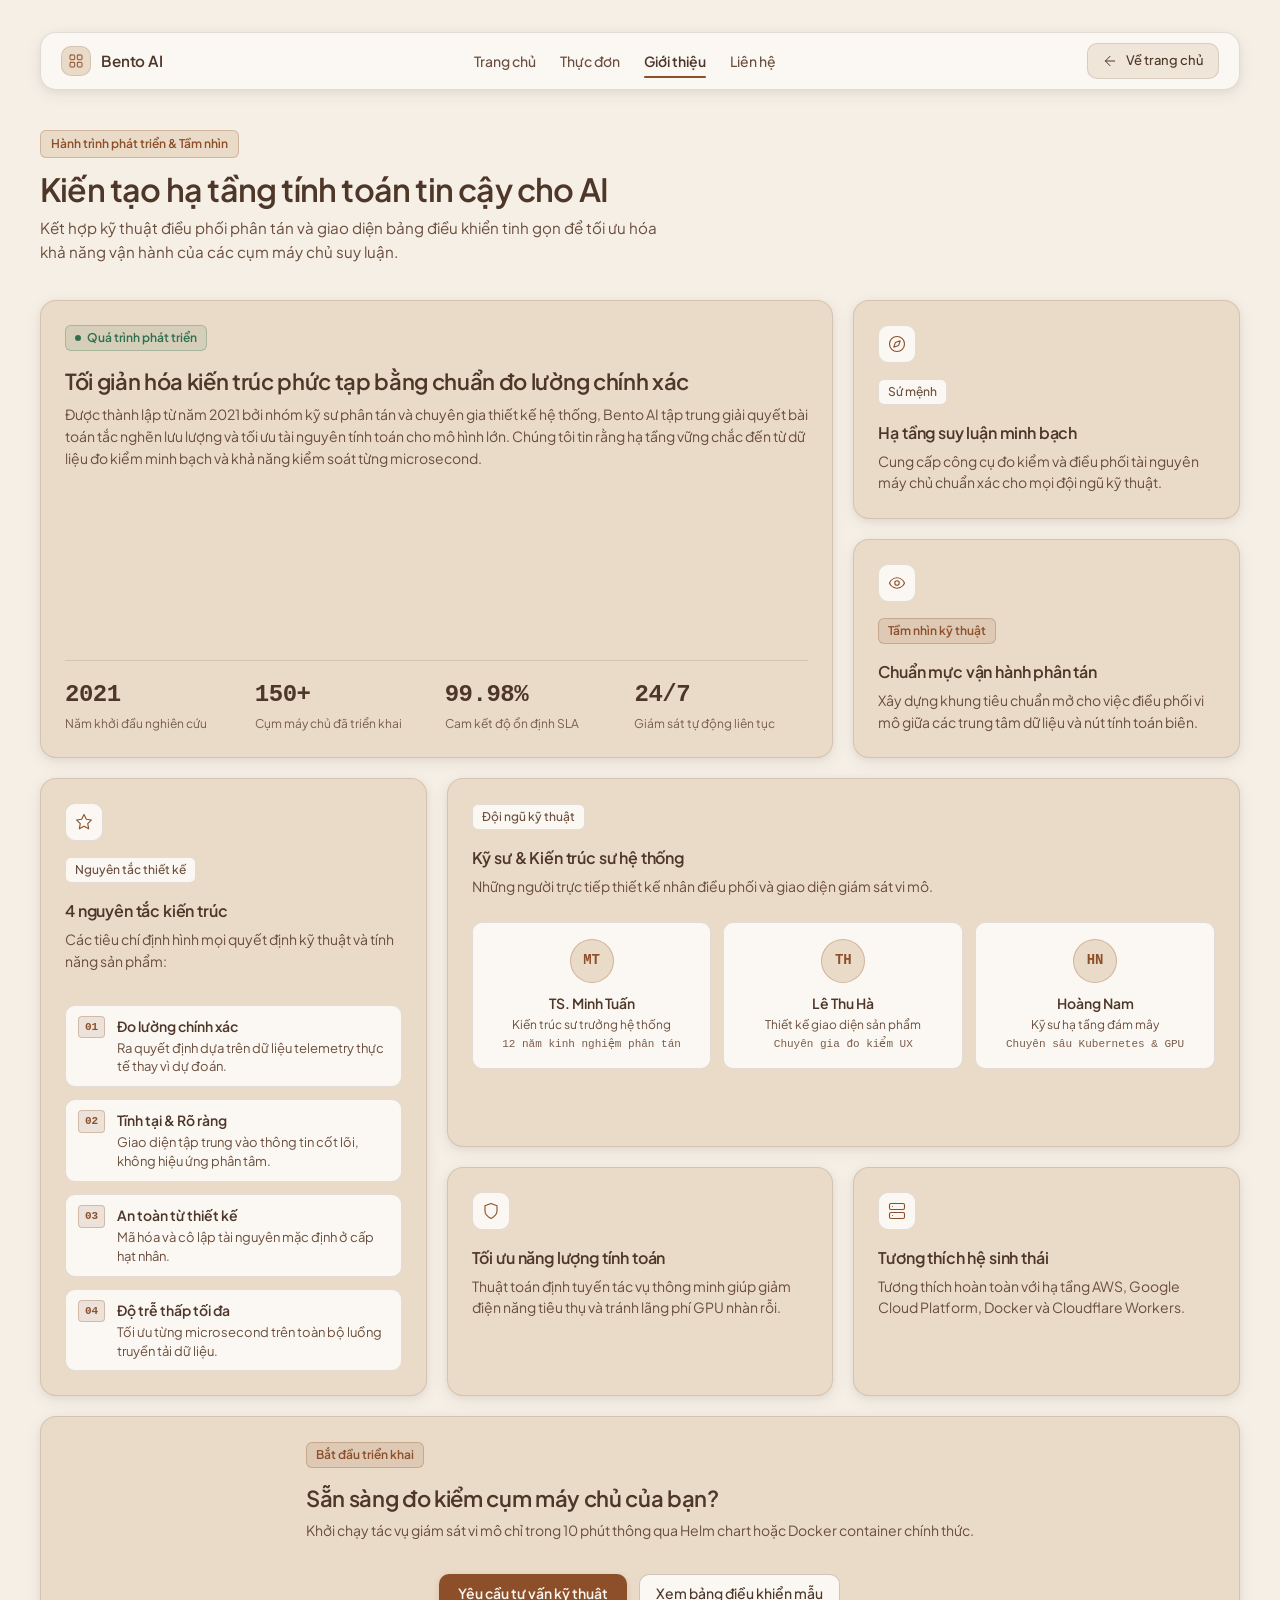
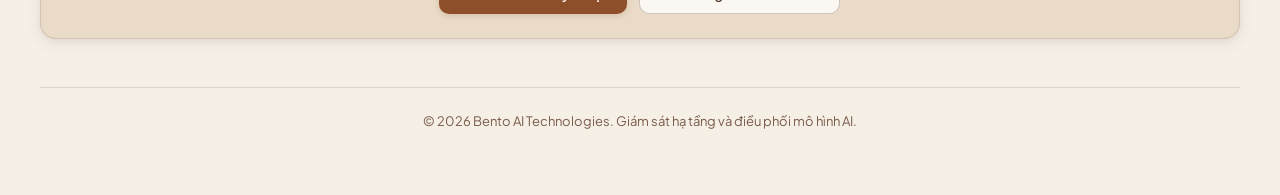
<file: about.html>
<!DOCTYPE html>
<html lang="vi">
<head>
  <meta charset="UTF-8">
  <meta name="viewport" content="width=device-width, initial-scale=1.0">
  <title>Bento AI — Giới thiệu &amp; Định hướng kiến trúc</title>
  <!-- Google Fonts: Plus Jakarta Sans -->
  <link rel="preconnect" href="https://fonts.googleapis.com">
  <link rel="preconnect" href="https://fonts.gstatic.com" crossorigin>
  <link href="https://fonts.googleapis.com/css2?family=Plus+Jakarta+Sans:wght@400;500;600&display=swap" rel="stylesheet">
  <!-- Stylesheet -->
  <link rel="stylesheet" href="style.css">
</head>
<body>
  <div class="bento-container">

    <!-- Thanh Điều Hướng (Navigation Bar) -->
    <nav class="site-nav">
      <a href="index.html" class="nav-brand">
        <span class="brand-glyph">
          <svg width="16" height="16" viewBox="0 0 24 24" fill="none" stroke="currentColor" stroke-width="1.5" stroke-linecap="round" stroke-linejoin="round">
            <rect x="3" y="3" width="7" height="7" rx="1"></rect>
            <rect x="14" y="3" width="7" height="7" rx="1"></rect>
            <rect x="14" y="14" width="7" height="7" rx="1"></rect>
            <rect x="3" y="14" width="7" height="7" rx="1"></rect>
          </svg>
        </span>
        <span>Bento AI</span>
      </a>

      <div class="nav-links">
        <a href="index.html" class="nav-link">Trang chủ</a>
        <a href="index.html#menu" class="nav-link">Thực đơn</a>
        <a href="about.html" class="nav-link active">Giới thiệu</a>
        <a href="index.html#contact" class="nav-link">Liên hệ</a>
      </div>

      <div class="nav-actions">
        <a href="index.html" class="nav-back-button">
          <svg width="16" height="16" viewBox="0 0 24 24" fill="none" stroke="currentColor" stroke-width="1.5" stroke-linecap="round" stroke-linejoin="round">
            <line x1="19" y1="12" x2="5" y2="12"></line>
            <polyline points="12 19 5 12 12 5"></polyline>
          </svg>
          <span>Về trang chủ</span>
        </a>
      </div>
    </nav>

    <!-- Tiêu đề trang Giới thiệu -->
    <header class="bento-header">
      <div class="badge-header">
        <span>Hành trình phát triển &amp; Tầm nhìn</span>
      </div>
      <h1 class="header-title">Kiến tạo hạ tầng tính toán tin cậy cho AI</h1>
      <p class="header-subtitle">Kết hợp kỹ thuật điều phối phân tán và giao diện bảng điều khiển tinh gọn để tối ưu hóa khả năng vận hành của các cụm máy chủ suy luận.</p>
    </header>

    <!-- Bento Grid Giới Thiệu Doanh Nghiệp (3 Cột) -->
    <main class="bento-grid">

      <!-- Khối 1: Câu chuyện thương hiệu & Số liệu nổi bật (2 cột, 2 hàng) -->
      <article class="bento-card card-hero col-span-2 row-span-2">
        <div class="card-inner">
          <div class="tag tag-highlight">
            <span class="status-dot"></span>
            <span>Quá trình phát triển</span>
          </div>
          <h2>Tối giản hóa kiến trúc phức tạp bằng chuẩn đo lường chính xác</h2>
          <p>Được thành lập từ năm 2021 bởi nhóm kỹ sư phân tán và chuyên gia thiết kế hệ thống, Bento AI tập trung giải quyết bài toán tắc nghẽn lưu lượng và tối ưu tài nguyên tính toán cho mô hình lớn. Chúng tôi tin rằng hạ tầng vững chắc đến từ dữ liệu đo kiểm minh bạch và khả năng kiểm soát từng microsecond.</p>
          
          <div class="hero-stats">
            <div class="stat-box">
              <span class="stat-number">2021</span>
              <span class="stat-label">Năm khởi đầu nghiên cứu</span>
            </div>
            <div class="stat-box">
              <span class="stat-number">150+</span>
              <span class="stat-label">Cụm máy chủ đã triển khai</span>
            </div>
            <div class="stat-box">
              <span class="stat-number">99.98%</span>
              <span class="stat-label">Cam kết độ ổn định SLA</span>
            </div>
            <div class="stat-box">
              <span class="stat-number">24/7</span>
              <span class="stat-label">Giám sát tự động liên tục</span>
            </div>
          </div>
        </div>
      </article>

      <!-- Khối 2: Sứ mệnh doanh nghiệp (1 cột, 1 hàng) -->
      <article class="bento-card card-mission">
        <div class="card-inner">
          <div class="card-icon">
            <svg width="18" height="18" viewBox="0 0 24 24" fill="none" stroke="currentColor" stroke-width="1.5" stroke-linecap="round" stroke-linejoin="round">
              <circle cx="12" cy="12" r="10"></circle>
              <polygon points="16.24 7.76 14.12 14.12 7.76 16.24 9.88 9.88 16.24 7.76"></polygon>
            </svg>
          </div>
          <div class="tag">Sứ mệnh</div>
          <h3>Hạ tầng suy luận minh bạch</h3>
          <p>Cung cấp công cụ đo kiểm và điều phối tài nguyên máy chủ chuẩn xác cho mọi đội ngũ kỹ thuật.</p>
        </div>
      </article>

      <!-- Khối 3: Tầm nhìn tương lai (1 cột, 1 hàng) -->
      <article class="bento-card card-vision">
        <div class="card-inner">
          <div class="card-icon">
            <svg width="18" height="18" viewBox="0 0 24 24" fill="none" stroke="currentColor" stroke-width="1.5" stroke-linecap="round" stroke-linejoin="round">
              <path d="M2 12s3-7 10-7 10 7 10 7-3 7-10 7-10-7-10-7Z"></path>
              <circle cx="12" cy="12" r="3"></circle>
            </svg>
          </div>
          <div class="tag tag-accent">Tầm nhìn kỹ thuật</div>
          <h3>Chuẩn mực vận hành phân tán</h3>
          <p>Xây dựng khung tiêu chuẩn mở cho việc điều phối vi mô giữa các trung tâm dữ liệu và nút tính toán biên.</p>
        </div>
      </article>

      <!-- Khối 4: Giá trị cốt lõi (1 cột, 2 hàng) -->
      <article class="bento-card card-values card-tall row-span-2">
        <div class="card-inner">
          <div class="card-icon">
            <svg width="18" height="18" viewBox="0 0 24 24" fill="none" stroke="currentColor" stroke-width="1.5" stroke-linecap="round" stroke-linejoin="round">
              <polygon points="12 2 15.09 8.26 22 9.27 17 14.14 18.18 21.02 12 17.77 5.82 21.02 7 14.14 2 9.27 8.91 8.26 12 2"></polygon>
            </svg>
          </div>
          <div class="tag">Nguyên tắc thiết kế</div>
          <h3>4 nguyên tắc kiến trúc</h3>
          <p class="card-subtext">Các tiêu chí định hình mọi quyết định kỹ thuật và tính năng sản phẩm:</p>

          <div class="values-list">
            <div class="value-item">
              <span class="value-index">01</span>
              <div>
                <strong>Đo lường chính xác</strong>
                <p>Ra quyết định dựa trên dữ liệu telemetry thực tế thay vì dự đoán.</p>
              </div>
            </div>
            <div class="value-item">
              <span class="value-index">02</span>
              <div>
                <strong>Tĩnh tại &amp; Rõ ràng</strong>
                <p>Giao diện tập trung vào thông tin cốt lõi, không hiệu ứng phân tâm.</p>
              </div>
            </div>
            <div class="value-item">
              <span class="value-index">03</span>
              <div>
                <strong>An toàn từ thiết kế</strong>
                <p>Mã hóa và cô lập tài nguyên mặc định ở cấp hạt nhân.</p>
              </div>
            </div>
            <div class="value-item">
              <span class="value-index">04</span>
              <div>
                <strong>Độ trễ thấp tối đa</strong>
                <p>Tối ưu từng microsecond trên toàn bộ luồng truyền tải dữ liệu.</p>
              </div>
            </div>
          </div>
        </div>
      </article>

      <!-- Khối 5: Đội ngũ lãnh đạo & Kỹ sư (2 cột, 1 hàng) -->
      <article class="bento-card card-team col-span-2">
        <div class="card-inner">
          <div class="team-header-box">
            <div>
              <div class="tag">Đội ngũ kỹ thuật</div>
              <h3>Kỹ sư &amp; Kiến trúc sư hệ thống</h3>
              <p>Những người trực tiếp thiết kế nhân điều phối và giao diện giám sát vi mô.</p>
            </div>
          </div>

          <div class="team-grid">
            <div class="team-card">
              <div class="team-avatar">MT</div>
              <div class="team-info">
                <h4>TS. Minh Tuấn</h4>
                <span class="team-role">Kiến trúc sư trưởng hệ thống</span>
                <span class="team-exp">12 năm kinh nghiệm phân tán</span>
              </div>
            </div>
            <div class="team-card">
              <div class="team-avatar">TH</div>
              <div class="team-info">
                <h4>Lê Thu Hà</h4>
                <span class="team-role">Thiết kế giao diện sản phẩm</span>
                <span class="team-exp">Chuyên gia đo kiểm UX</span>
              </div>
            </div>
            <div class="team-card">
              <div class="team-avatar">HN</div>
              <div class="team-info">
                <h4>Hoàng Nam</h4>
                <span class="team-role">Kỹ sư hạ tầng đám mây</span>
                <span class="team-exp">Chuyên sâu Kubernetes &amp; GPU</span>
              </div>
            </div>
          </div>
        </div>
      </article>

      <!-- Khối 6: Trách nhiệm & Môi trường (1 cột, 1 hàng) -->
      <article class="bento-card card-eco">
        <div class="card-inner">
          <div class="card-icon">
            <svg width="18" height="18" viewBox="0 0 24 24" fill="none" stroke="currentColor" stroke-width="1.5" stroke-linecap="round" stroke-linejoin="round">
              <path d="M12 22s8-4 8-10V5l-8-3-8 3v7c0 6 8 10 8 10z"></path>
            </svg>
          </div>
          <h3>Tối ưu năng lượng tính toán</h3>
          <p>Thuật toán định tuyến tác vụ thông minh giúp giảm điện năng tiêu thụ và tránh lãng phí GPU nhàn rỗi.</p>
        </div>
      </article>

      <!-- Khối 7: Đối tác & Hệ sinh thái công nghệ (1 cột, 1 hàng) -->
      <article class="bento-card card-partners">
        <div class="card-inner">
          <div class="card-icon">
            <svg width="18" height="18" viewBox="0 0 24 24" fill="none" stroke="currentColor" stroke-width="1.5" stroke-linecap="round" stroke-linejoin="round">
              <rect x="2" y="2" width="20" height="8" rx="2" ry="2"></rect>
              <rect x="2" y="14" width="20" height="8" rx="2" ry="2"></rect>
              <line x1="6" y1="6" x2="6.01" y2="6"></line>
              <line x1="6" y1="18" x2="6.01" y2="18"></line>
            </svg>
          </div>
          <h3>Tương thích hệ sinh thái</h3>
          <p>Tương thích hoàn toàn với hạ tầng AWS, Google Cloud Platform, Docker và Cloudflare Workers.</p>
        </div>
      </article>

      <!-- Khối 8: Kêu gọi hành động (Call To Action - Full width) -->
      <article class="bento-card card-cta-full">
        <div class="card-inner cta-full-inner">
          <div class="cta-full-content">
            <div class="tag tag-accent">Bắt đầu triển khai</div>
            <h2>Sẵn sàng đo kiểm cụm máy chủ của bạn?</h2>
            <p>Khởi chạy tác vụ giám sát vi mô chỉ trong 10 phút thông qua Helm chart hoặc Docker container chính thức.</p>
          </div>
          <div class="cta-full-buttons">
            <a href="index.html#contact" class="cta-button">Yêu cầu tư vấn kỹ thuật</a>
            <a href="index.html" class="cta-secondary-button">Xem bảng điều khiển mẫu</a>
          </div>
        </div>
      </article>

    </main>

    <!-- Footer trang -->
    <footer class="bento-footer">
      <p>&copy; 2026 Bento AI Technologies. Giám sát hạ tầng và điều phối mô hình AI.</p>
    </footer>

  </div>
</body>
</html>
</file>
<file: style.css>
/* ==========================================================================
   Bento System & Coffee Menu - Warm Milk-Coffee Design System
   Palette: Kem nhạt (#F5EFE6), Nâu cà phê sữa (#EADBC8), Nâu đậm (#4E3629),
            Nâu rang/Terracotta (#8D4F2A / #B85D32)
   ========================================================================== */

/* 1. Design Tokens & Variables */
:root {
  /* Warm Milk-Coffee Surface Ramp */
  --bg-page: #F5EFE6;
  --surface-card: #EADBC8;
  --surface-card-hover: #E3D1B9;
  --bg-deep: #FBF8F3;
  --surface-raised: #EFE5D8;
  --surface-raised-hover: #E6D6C2;
  --surface-input: #FAF6F0;
  --surface-media: #DFCCB5;

  /* Hairlines & Borders */
  --hairline: rgba(78, 54, 41, 0.14);
  --hairline-hover: rgba(78, 54, 41, 0.26);
  --hairline-active: rgba(141, 79, 42, 0.45);

  /* Typography Colors */
  --text-primary: #4E3629;
  --text-secondary: #6B4E3D;
  --text-muted: #7A5C4B;
  --text-on-accent: #FAF6F0;

  /* Brand Accent (Roasted Coffee Brown & Terracotta) */
  --accent: #8D4F2A;
  --accent-hover: #743F20;
  --accent-terracotta: #B85D32;
  --accent-new: #C26D3A;
  --accent-dim: rgba(141, 79, 42, 0.12);
  --accent-border: rgba(141, 79, 42, 0.28);

  /* Semantic Colors (Tuned for Warm Light Surfaces) */
  --status-positive: #2F6F4E;
  --status-positive-bg: rgba(47, 111, 78, 0.11);
  --status-positive-border: rgba(47, 111, 78, 0.28);

  --status-warning: #A66A14;
  --status-warning-bg: rgba(166, 106, 20, 0.12);

  --status-negative: #B5383B;
  --status-negative-bg: rgba(181, 56, 59, 0.10);
  --status-negative-border: rgba(181, 56, 59, 0.28);

  /* Nested Radii */
  --radius-card: 16px;
  --radius-control: 10px;
  --radius-tag: 6px;

  /* Elevation (Soft Warm Shadows) */
  --shadow-subtle: 0 2px 6px rgba(78, 54, 41, 0.05), 0 4px 16px rgba(78, 54, 41, 0.08);
  --shadow-hover: 0 4px 12px rgba(78, 54, 41, 0.08), 0 10px 24px rgba(78, 54, 41, 0.12);

  /* Motion */
  --ease-standard: cubic-bezier(0.22, 1, 0.36, 1);
  --duration-short: 160ms;
}

/* 2. Reset & Document Base */
*, *::before, *::after {
  box-sizing: border-box;
  margin: 0;
  padding: 0;
}

html {
  color-scheme: light;
  scroll-behavior: smooth;
}

body {
  font-family: 'Plus Jakarta Sans', -apple-system, BlinkMacSystemFont, 'Segoe UI', Roboto, sans-serif;
  background-color: var(--bg-page);
  color: var(--text-primary);
  min-height: 100vh;
  line-height: 1.5;
  padding: 32px 24px 64px;
  -webkit-font-smoothing: antialiased;
  -moz-osx-font-smoothing: grayscale;
}

a:focus-visible,
button:focus-visible,
input:focus-visible,
textarea:focus-visible {
  outline: 2px solid var(--accent);
  outline-offset: 2px;
}

/* Mono utility */
.font-mono {
  font-family: ui-monospace, SFMono-Regular, Menlo, Monaco, Consolas, monospace;
  font-variant-numeric: tabular-nums;
}

/* 3. Container & Navigation */
.bento-container {
  max-width: 1200px;
  margin: 0 auto;
}

.site-nav {
  display: flex;
  align-items: center;
  justify-content: space-between;
  height: 58px;
  padding: 0 20px;
  margin-bottom: 40px;
  background: var(--bg-deep);
  border: 1px solid var(--hairline);
  border-radius: var(--radius-card);
  box-shadow: var(--shadow-subtle);
}

.nav-brand {
  display: inline-flex;
  align-items: center;
  gap: 10px;
  text-decoration: none;
  font-weight: 600;
  font-size: 0.95rem;
  color: var(--text-primary);
  letter-spacing: -0.01em;
}

.brand-glyph {
  display: inline-flex;
  align-items: center;
  justify-content: center;
  width: 30px;
  height: 30px;
  background: var(--surface-card);
  border: 1px solid var(--hairline);
  border-radius: var(--radius-control);
  color: var(--accent);
}

.nav-links {
  display: flex;
  align-items: center;
  gap: 24px;
}

.nav-link {
  color: var(--text-secondary);
  text-decoration: none;
  font-size: 0.875rem;
  font-weight: 500;
  transition: color var(--duration-short) var(--ease-standard);
  position: relative;
  padding: 6px 0;
}

.nav-link:hover {
  color: var(--accent);
}

.nav-link.active {
  color: var(--text-primary);
  font-weight: 600;
}

.nav-link.active::after {
  content: '';
  position: absolute;
  bottom: 0;
  left: 0;
  width: 100%;
  height: 2px;
  background: var(--accent);
  border-radius: 1px;
}

.nav-actions {
  display: flex;
  align-items: center;
  gap: 12px;
}

.nav-back-button {
  display: inline-flex;
  align-items: center;
  gap: 8px;
  height: 36px;
  padding: 0 14px;
  background: var(--surface-raised);
  border: 1px solid var(--hairline);
  border-radius: var(--radius-control);
  color: var(--text-primary);
  text-decoration: none;
  font-size: 0.8125rem;
  font-weight: 500;
  transition: background-color var(--duration-short) var(--ease-standard),
              border-color var(--duration-short) var(--ease-standard),
              color var(--duration-short) var(--ease-standard);
}

.nav-back-button:hover {
  background: var(--surface-card);
  border-color: var(--hairline-hover);
  color: var(--accent);
}

/* 4. Page Header */
.bento-header {
  margin-bottom: 36px;
}

.badge-header {
  display: inline-flex;
  align-items: center;
  gap: 6px;
  font-size: 0.75rem;
  font-weight: 600;
  padding: 4px 10px;
  border-radius: var(--radius-tag);
  background: var(--surface-card);
  color: var(--accent);
  border: 1px solid var(--accent-border);
  margin-bottom: 12px;
}

.header-title {
  font-size: 2rem;
  font-weight: 600;
  letter-spacing: -0.025em;
  color: var(--text-primary);
  line-height: 1.2;
  margin-bottom: 8px;
}

.header-subtitle {
  color: var(--text-secondary);
  font-size: 0.95rem;
  max-width: 640px;
  line-height: 1.55;
  font-weight: 400;
}

/* 5. Bento Grid Layout (3 Columns) */
.bento-grid {
  display: grid;
  grid-template-columns: repeat(3, 1fr);
  gap: 20px;
}

.col-span-2 {
  grid-column: span 2;
}

.col-span-3 {
  grid-column: span 3;
}

.row-span-2 {
  grid-row: span 2;
}

/* 6. Bento Card Base */
.bento-card {
  position: relative;
  background: var(--surface-card);
  color: var(--text-primary);
  border: 1px solid var(--hairline);
  border-radius: var(--radius-card);
  box-shadow: var(--shadow-subtle);
  padding: 24px;
  display: flex;
  flex-direction: column;
  justify-content: space-between;
  transition: border-color var(--duration-short) var(--ease-standard),
              background-color var(--duration-short) var(--ease-standard),
              box-shadow var(--duration-short) var(--ease-standard);
}

.bento-card:hover {
  border-color: var(--hairline-hover);
  background: var(--surface-card-hover);
  box-shadow: var(--shadow-hover);
}

.card-inner {
  display: flex;
  flex-direction: column;
  height: 100%;
}

.bento-card h2 {
  font-size: 1.375rem;
  font-weight: 600;
  line-height: 1.35;
  color: var(--text-primary);
  letter-spacing: -0.015em;
  margin-bottom: 8px;
}

.bento-card h3 {
  font-size: 1rem;
  font-weight: 600;
  color: var(--text-primary);
  margin-bottom: 6px;
  letter-spacing: -0.01em;
}

.bento-card p {
  color: var(--text-secondary);
  font-size: 0.875rem;
  line-height: 1.55;
}

/* Tag / Meta badge */
.tag {
  display: inline-flex;
  align-items: center;
  gap: 6px;
  width: fit-content;
  font-size: 0.75rem;
  font-weight: 500;
  padding: 3px 9px;
  border-radius: var(--radius-tag);
  margin-bottom: 16px;
  background: var(--bg-deep);
  color: var(--text-secondary);
  border: 1px solid var(--hairline);
}

.tag-accent {
  color: var(--accent);
  border-color: var(--accent-border);
  background: var(--accent-dim);
  font-weight: 600;
}

.tag-highlight {
  color: var(--status-positive);
  border-color: var(--status-positive-border);
  background: var(--status-positive-bg);
  font-weight: 600;
}

/* Unified Icon Container */
.card-icon {
  width: 38px;
  height: 38px;
  border-radius: var(--radius-control);
  background: var(--bg-deep);
  border: 1px solid var(--hairline);
  color: var(--accent);
  display: flex;
  align-items: center;
  justify-content: center;
  margin-bottom: 16px;
  flex-shrink: 0;
}

/* 6B. Product Menu Section (Bento Grid) */
.menu-section {
  margin-bottom: 40px;
}

.menu-header {
  display: flex;
  align-items: flex-end;
  justify-content: space-between;
  gap: 16px;
  margin-bottom: 20px;
  flex-wrap: wrap;
}

.menu-title {
  font-size: 1.625rem;
  font-weight: 600;
  letter-spacing: -0.02em;
  color: var(--text-primary);
  line-height: 1.25;
  margin-bottom: 6px;
}

.menu-subtitle {
  color: var(--text-secondary);
  font-size: 0.9375rem;
  max-width: 580px;
  line-height: 1.5;
}

.menu-status {
  font-size: 0.8125rem;
  font-weight: 500;
  color: var(--text-secondary);
  background: var(--bg-deep);
  border: 1px solid var(--hairline);
  border-radius: var(--radius-tag);
  padding: 5px 12px;
  white-space: nowrap;
}

.menu-status:empty {
  display: none;
}

.menu-grid {
  display: grid;
  grid-template-columns: repeat(3, 1fr);
  gap: 20px;
}

.product-card {
  padding: 16px;
  justify-content: flex-start;
  transition: transform var(--duration-short) var(--ease-standard),
              border-color var(--duration-short) var(--ease-standard),
              background-color var(--duration-short) var(--ease-standard),
              box-shadow var(--duration-short) var(--ease-standard);
}

.product-card:hover {
  transform: translateY(-2px);
}

.product-card--featured {
  grid-column: span 2;
}

.product-image-wrap {
  position: relative;
  width: 100%;
  aspect-ratio: 4 / 3;
  overflow: hidden;
  border-radius: 10px;
  background: var(--surface-media);
  margin-bottom: 14px;
}

.product-image {
  width: 100%;
  height: 100%;
  object-fit: cover;
  display: block;
  border-radius: 10px;
  transition: transform 250ms var(--ease-standard);
}

.product-card:hover .product-image {
  transform: scale(1.03);
}

.product-badge {
  position: absolute;
  top: 10px;
  left: 10px;
  padding: 4px 10px;
  border-radius: 6px;
  font-size: 0.75rem;
  font-weight: 600;
  line-height: 1.25;
  letter-spacing: 0.01em;
  box-shadow: 0 2px 8px rgba(78, 54, 41, 0.22);
}

.product-badge--hot {
  background: #8D4F2A;
  color: #FAF6F0;
}

.product-badge--new {
  background: #C26D3A;
  color: #FAF6F0;
}

.product-badge--default {
  background: #4E3629;
  color: #F5EFE6;
}

.product-body {
  display: flex;
  flex-direction: column;
  gap: 8px;
  flex: 1;
}

.product-card .product-name,
.product-name {
  font-size: 1rem;
  font-weight: 600;
  color: #4E3629;
  margin: 0;
  line-height: 1.35;
  letter-spacing: -0.01em;
}

.product-footer {
  display: flex;
  align-items: center;
  justify-content: space-between;
  margin-top: auto;
  padding-top: 8px;
  border-top: 1px solid rgba(78, 54, 41, 0.12);
}

.product-price {
  font-size: 1.05rem;
  font-weight: 600;
  color: #8D4F2A;
  font-variant-numeric: tabular-nums;
}

/* Menu Loading Skeletons */
@keyframes coffee-shimmer {
  0% {
    background-position: 200% 0;
  }
  100% {
    background-position: -200% 0;
  }
}

.product-card--skeleton {
  pointer-events: none;
  user-select: none;
}

.product-card--skeleton:hover {
  transform: none;
  background: var(--surface-card);
  border-color: var(--hairline);
  box-shadow: var(--shadow-subtle);
}

.skeleton-img,
.skeleton-line {
  background: linear-gradient(
    90deg,
    #DFCCB5 25%,
    #EFE5D8 50%,
    #DFCCB5 75%
  );
  background-size: 200% 100%;
  animation: coffee-shimmer 1.6s ease-in-out infinite;
}

.skeleton-line {
  height: 16px;
  width: 78%;
  border-radius: 6px;
}

.skeleton-line--short {
  width: 44%;
  height: 14px;
  margin-top: 4px;
}

/* Menu Error / Empty State */
.menu-state {
  grid-column: 1 / -1;
  background: var(--surface-card);
  color: var(--text-primary);
  border: 1px solid var(--hairline);
  border-radius: var(--radius-card);
  box-shadow: var(--shadow-subtle);
  padding: 36px 24px;
  text-align: center;
  display: flex;
  flex-direction: column;
  align-items: center;
  justify-content: center;
  gap: 14px;
}

.menu-state-text {
  color: var(--text-secondary);
  font-size: 0.9375rem;
  max-width: 460px;
  line-height: 1.55;
}

.menu-retry-btn {
  display: inline-flex;
  align-items: center;
  justify-content: center;
  gap: 8px;
  height: 40px;
  padding: 0 20px;
  background: var(--accent);
  color: var(--text-on-accent);
  border: 1px solid transparent;
  border-radius: var(--radius-control);
  font-family: inherit;
  font-size: 0.875rem;
  font-weight: 600;
  cursor: pointer;
  transition: background-color var(--duration-short) var(--ease-standard),
              transform var(--duration-short) var(--ease-standard);
}

.menu-retry-btn:hover {
  background: var(--accent-hover);
}

.menu-retry-btn:active {
  transform: scale(0.98);
}

/* 7. Card Hero: Telemetry & Infrastructure Moment */
.card-hero {
  justify-content: flex-start;
}

.hero-header-row {
  display: flex;
  align-items: center;
  justify-content: space-between;
  margin-bottom: 12px;
}

.system-status {
  display: inline-flex;
  align-items: center;
  gap: 6px;
  font-size: 0.75rem;
  font-weight: 600;
  color: var(--status-positive);
  font-family: ui-monospace, SFMono-Regular, monospace;
}

.status-dot {
  width: 6px;
  height: 6px;
  border-radius: 50%;
  background: var(--status-positive);
}

/* Telemetry Chart Widget (The Screen's Craft Moment) */
.telemetry-chart {
  margin: 16px 0;
  padding: 16px;
  background: var(--bg-deep);
  border: 1px solid var(--hairline);
  border-radius: var(--radius-control);
}

.chart-header {
  display: flex;
  align-items: center;
  justify-content: space-between;
  margin-bottom: 12px;
  gap: 8px;
  flex-wrap: wrap;
}

.chart-title {
  font-size: 0.75rem;
  font-weight: 600;
  color: var(--text-muted);
}

.chart-legend {
  display: flex;
  align-items: center;
  gap: 12px;
  font-size: 0.75rem;
  color: var(--text-secondary);
}

.legend-item {
  display: inline-flex;
  align-items: center;
  gap: 4px;
}

.legend-line {
  width: 12px;
  height: 2px;
  background: var(--accent);
}

.legend-line.p50 {
  background: var(--text-muted);
  opacity: 0.6;
}

.chart-svg {
  width: 100%;
  height: 100px;
  display: block;
}

.chart-axis-labels {
  display: flex;
  justify-content: space-between;
  margin-top: 8px;
  font-size: 0.6875rem;
  color: var(--text-muted);
  font-family: ui-monospace, SFMono-Regular, monospace;
}

/* Hero Stats Row */
.hero-stats {
  display: grid;
  grid-template-columns: repeat(auto-fit, minmax(120px, 1fr));
  gap: 16px;
  margin-top: auto;
  padding-top: 16px;
  border-top: 1px solid var(--hairline);
}

.stat-box {
  display: flex;
  flex-direction: column;
}

.stat-number {
  font-size: 1.5rem;
  font-weight: 600;
  color: var(--text-primary);
  font-family: ui-monospace, SFMono-Regular, monospace;
  font-variant-numeric: tabular-nums;
  letter-spacing: -0.02em;
}

.stat-label {
  font-size: 0.75rem;
  color: var(--text-muted);
  margin-top: 2px;
}

/* 8. Metric / Speed Card */
.metric-header {
  display: flex;
  align-items: center;
  justify-content: space-between;
  margin-bottom: 16px;
}

.metric-title {
  font-size: 0.75rem;
  color: var(--text-muted);
  font-weight: 500;
}

.metric-value {
  font-size: 2.25rem;
  font-weight: 600;
  color: var(--text-primary);
  font-family: ui-monospace, SFMono-Regular, monospace;
  font-variant-numeric: tabular-nums;
  line-height: 1.1;
  margin: 4px 0 8px;
}

.metric-value .unit {
  font-size: 1.125rem;
  font-weight: 400;
  color: var(--text-muted);
  margin-left: 2px;
}

.metric-desc {
  font-size: 0.8125rem;
  color: var(--text-secondary);
}

/* 9. Timeline Card (DevOps System Log) */
.card-subtext {
  font-size: 0.8125rem;
  color: var(--text-muted);
  margin-bottom: 16px;
}

.timeline {
  display: flex;
  flex-direction: column;
  gap: 12px;
  margin-top: auto;
}

.timeline-item {
  display: flex;
  align-items: flex-start;
  gap: 12px;
  padding: 10px 12px;
  background: var(--bg-deep);
  border: 1px solid var(--hairline);
  border-radius: var(--radius-control);
}

.timeline-dot {
  width: 6px;
  height: 6px;
  border-radius: 50%;
  background: var(--text-muted);
  margin-top: 6px;
  flex-shrink: 0;
}

.timeline-dot.active {
  background: var(--status-positive);
}

.timeline-content {
  display: flex;
  flex-direction: column;
  width: 100%;
}

.timeline-content strong {
  font-size: 0.8125rem;
  font-weight: 600;
  color: var(--text-primary);
}

.timeline-meta {
  display: flex;
  align-items: center;
  justify-content: space-between;
  font-size: 0.6875rem;
  color: var(--text-muted);
  font-family: ui-monospace, SFMono-Regular, monospace;
  margin-top: 2px;
}

/* 10. Wide Banner (Integration Card) */
.wide-layout {
  display: flex;
  align-items: center;
  justify-content: space-between;
  gap: 24px;
}

.wide-content {
  flex: 1;
}

.wide-cta {
  flex-shrink: 0;
}

.cta-button {
  display: inline-flex;
  align-items: center;
  justify-content: center;
  gap: 8px;
  height: 40px;
  padding: 0 18px;
  background: var(--accent);
  color: var(--text-on-accent);
  text-decoration: none;
  font-weight: 600;
  font-size: 0.875rem;
  border-radius: var(--radius-control);
  border: 1px solid transparent;
  box-shadow: 0 2px 6px rgba(141, 79, 42, 0.2);
  transition: background-color var(--duration-short) var(--ease-standard),
              transform var(--duration-short) var(--ease-standard);
  white-space: nowrap;
}

.cta-button:hover {
  background: var(--accent-hover);
}

.cta-button:active {
  transform: scale(0.98);
}

/* 11. Contact Form Section (Quiet & Functional) */
.card-contact {
  grid-column: 1 / -1;
  background: var(--surface-card);
}

.contact-layout {
  display: grid;
  grid-template-columns: 1fr 1.25fr;
  gap: 40px;
  align-items: start;
}

.contact-info {
  display: flex;
  flex-direction: column;
}

.contact-badges {
  display: flex;
  flex-direction: column;
  gap: 10px;
  margin-top: 24px;
  padding-top: 20px;
  border-top: 1px solid var(--hairline);
}

.contact-badge-item {
  display: flex;
  align-items: center;
  gap: 8px;
  font-size: 0.8125rem;
  color: var(--text-secondary);
}

.badge-dot {
  width: 6px;
  height: 6px;
  border-radius: 50%;
  background: var(--status-positive);
  flex-shrink: 0;
}

/* Contact Form Elements */
.form-wrapper {
  position: relative;
  width: 100%;
}

.contact-form {
  display: flex;
  flex-direction: column;
  gap: 16px;
  background: var(--bg-deep);
  border: 1px solid var(--hairline);
  border-radius: var(--radius-control);
  padding: 24px;
}

.form-row {
  display: grid;
  grid-template-columns: 1fr 1fr;
  gap: 16px;
}

.form-group {
  display: flex;
  flex-direction: column;
  gap: 6px;
}

.form-label {
  font-size: 0.8125rem;
  font-weight: 500;
  color: var(--text-primary);
}

.input-wrapper {
  position: relative;
  display: flex;
  align-items: center;
}

.input-icon {
  position: absolute;
  left: 12px;
  color: var(--text-muted);
  pointer-events: none;
}

.form-input {
  width: 100%;
  height: 40px;
  background: var(--surface-input);
  border: 1px solid rgba(78, 54, 41, 0.18);
  border-radius: var(--radius-control);
  padding: 0 12px 0 38px;
  font-family: inherit;
  font-size: 0.875rem;
  color: var(--text-primary);
  transition: border-color var(--duration-short) var(--ease-standard),
              background-color var(--duration-short) var(--ease-standard),
              box-shadow var(--duration-short) var(--ease-standard);
}

.form-input:focus {
  outline: none;
  background: #FFFFFF;
  border-color: var(--accent);
  box-shadow: 0 0 0 3px rgba(141, 79, 42, 0.14);
}

.form-input::placeholder {
  color: var(--text-muted);
  font-size: 0.8125rem;
}

.form-textarea {
  height: auto;
  min-height: 96px;
  resize: vertical;
  padding: 10px 12px;
  line-height: 1.5;
}

.submit-button {
  display: inline-flex;
  align-items: center;
  justify-content: center;
  gap: 8px;
  width: 100%;
  height: 42px;
  background: var(--accent);
  color: var(--text-on-accent);
  border: none;
  border-radius: var(--radius-control);
  font-family: inherit;
  font-size: 0.875rem;
  font-weight: 600;
  cursor: pointer;
  box-shadow: 0 2px 6px rgba(141, 79, 42, 0.2);
  transition: background-color var(--duration-short) var(--ease-standard),
              transform var(--duration-short) var(--ease-standard);
}

.submit-button:hover {
  background: var(--accent-hover);
}

.submit-button:active {
  transform: scale(0.98);
}

/* Formspree States */
[data-fs-success]:empty,
[data-fs-error]:empty {
  display: none !important;
}

[data-fs-success]:not(:empty) {
  display: flex;
  align-items: center;
  gap: 8px;
  background: var(--status-positive-bg);
  border: 1px solid var(--status-positive-border);
  color: var(--status-positive);
  padding: 12px 16px;
  border-radius: var(--radius-control);
  font-size: 0.875rem;
  font-weight: 500;
  margin-bottom: 16px;
}

div[data-fs-error]:not(:empty) {
  display: flex;
  align-items: center;
  gap: 8px;
  background: var(--status-negative-bg);
  border: 1px solid var(--status-negative-border);
  color: var(--status-negative);
  padding: 12px 16px;
  border-radius: var(--radius-control);
  font-size: 0.875rem;
  font-weight: 500;
  margin-bottom: 16px;
}

span[data-fs-error]:not(:empty) {
  display: block;
  color: var(--status-negative);
  font-size: 0.75rem;
  margin-top: 4px;
}

[data-fs-field][aria-invalid="true"] {
  border-color: var(--status-negative) !important;
}

[data-fs-submit-btn]:disabled {
  opacity: 0.55;
  cursor: not-allowed;
}

/* 12. About Page Specific Modules */
.values-list {
  display: flex;
  flex-direction: column;
  gap: 12px;
  margin-top: 16px;
}

.value-item {
  display: flex;
  align-items: flex-start;
  gap: 12px;
  padding: 10px 12px;
  background: var(--bg-deep);
  border: 1px solid var(--hairline);
  border-radius: var(--radius-control);
}

.value-index {
  font-size: 0.6875rem;
  font-weight: 600;
  color: var(--accent);
  background: var(--accent-dim);
  border: 1px solid var(--accent-border);
  padding: 2px 6px;
  border-radius: 4px;
  font-family: ui-monospace, SFMono-Regular, monospace;
}

.value-item strong {
  display: block;
  font-size: 0.875rem;
  font-weight: 600;
  color: var(--text-primary);
  margin-bottom: 2px;
}

.value-item p {
  font-size: 0.8125rem;
  line-height: 1.45;
  color: var(--text-secondary);
}

/* Team Grid */
.team-header-box {
  margin-bottom: 16px;
}

.team-grid {
  display: grid;
  grid-template-columns: repeat(3, 1fr);
  gap: 12px;
  margin-top: 8px;
}

.team-card {
  background: var(--bg-deep);
  border: 1px solid var(--hairline);
  border-radius: var(--radius-control);
  padding: 16px;
  display: flex;
  flex-direction: column;
  align-items: center;
  text-align: center;
  transition: border-color var(--duration-short) var(--ease-standard),
              box-shadow var(--duration-short) var(--ease-standard);
}

.team-card:hover {
  border-color: var(--hairline-hover);
  box-shadow: 0 2px 8px rgba(78, 54, 41, 0.06);
}

.team-avatar {
  width: 44px;
  height: 44px;
  border-radius: 50%;
  background: var(--surface-card);
  border: 1px solid var(--accent-border);
  display: flex;
  align-items: center;
  justify-content: center;
  font-weight: 600;
  font-size: 0.875rem;
  color: var(--accent);
  margin-bottom: 10px;
  font-family: ui-monospace, SFMono-Regular, monospace;
}

.team-info h4 {
  font-size: 0.875rem;
  font-weight: 600;
  color: var(--text-primary);
  margin-bottom: 2px;
}

.team-role {
  display: block;
  font-size: 0.75rem;
  color: var(--text-secondary);
  font-weight: 400;
  margin-bottom: 2px;
}

.team-exp {
  display: block;
  font-size: 0.6875rem;
  color: var(--text-muted);
  font-family: ui-monospace, SFMono-Regular, monospace;
}

/* Full Width CTA Card */
.card-cta-full {
  grid-column: 1 / -1;
  background: var(--surface-card);
}

.cta-full-inner {
  display: flex;
  align-items: center;
  justify-content: space-between;
  gap: 32px;
}

.cta-full-content {
  flex: 1;
}

.cta-full-content h2 {
  font-size: 1.375rem;
  margin-bottom: 6px;
}

.cta-full-buttons {
  display: flex;
  align-items: center;
  gap: 12px;
  flex-shrink: 0;
}

.cta-secondary-button {
  display: inline-flex;
  align-items: center;
  justify-content: center;
  height: 40px;
  padding: 0 16px;
  background: var(--bg-deep);
  border: 1px solid var(--hairline-hover);
  color: var(--text-primary);
  text-decoration: none;
  font-weight: 500;
  font-size: 0.875rem;
  border-radius: var(--radius-control);
  transition: background-color var(--duration-short) var(--ease-standard),
              border-color var(--duration-short) var(--ease-standard),
              color var(--duration-short) var(--ease-standard);
  white-space: nowrap;
}

.cta-secondary-button:hover {
  background: var(--surface-raised);
  border-color: var(--accent-border);
  color: var(--accent);
}

/* 13. Footer */
.bento-footer {
  text-align: center;
  margin-top: 48px;
  padding-top: 24px;
  border-top: 1px solid var(--hairline);
  color: var(--text-muted);
  font-size: 0.8125rem;
}

/* 14. Reduced Motion */
@media (prefers-reduced-motion: reduce) {
  html {
    scroll-behavior: auto;
  }

  .skeleton-img,
  .skeleton-line {
    animation: none;
    background: #DFCCB5;
  }

  .product-card,
  .product-image,
  .cta-button,
  .submit-button,
  .menu-retry-btn {
    transition: none;
  }
}

/* 15. Responsive Layout */
@media (max-width: 992px) {
  .menu-grid {
    grid-template-columns: repeat(2, 1fr);
  }

  .product-card--featured {
    grid-column: span 2;
  }

  .bento-grid {
    grid-template-columns: repeat(2, 1fr);
  }

  .col-span-2 {
    grid-column: span 2;
  }

  .card-tall {
    grid-row: span 1;
  }

  .contact-layout {
    grid-template-columns: 1fr;
    gap: 28px;
  }

  .cta-full-inner {
    flex-direction: column;
    align-items: flex-start;
    gap: 20px;
  }

  .team-grid {
    grid-template-columns: repeat(2, 1fr);
  }
}

@media (max-width: 640px) {
  body {
    padding: 20px 14px 48px;
  }

  .site-nav {
    height: auto;
    flex-direction: column;
    gap: 14px;
    padding: 14px;
    align-items: stretch;
  }

  .nav-brand {
    justify-content: center;
  }

  .nav-links {
    justify-content: center;
    flex-wrap: wrap;
    gap: 16px;
  }

  .nav-back-button {
    width: 100%;
    justify-content: center;
  }

  .header-title {
    font-size: 1.625rem;
  }

  .menu-header {
    flex-direction: column;
    align-items: flex-start;
    gap: 12px;
  }

  .menu-title {
    font-size: 1.375rem;
  }

  .menu-grid {
    grid-template-columns: 1fr;
    gap: 16px;
  }

  .product-card--featured {
    grid-column: span 1;
  }

  .bento-grid {
    grid-template-columns: 1fr;
    gap: 16px;
  }

  .col-span-2,
  .col-span-3,
  .row-span-2 {
    grid-column: span 1 !important;
    grid-row: span 1 !important;
  }

  .hero-stats {
    grid-template-columns: 1fr;
    gap: 12px;
  }

  .wide-layout {
    flex-direction: column;
    align-items: flex-start;
  }

  .cta-button {
    width: 100%;
  }

  .form-row {
    grid-template-columns: 1fr;
  }

  .contact-form {
    padding: 16px;
  }

  .team-grid {
    grid-template-columns: 1fr;
  }

  .cta-full-buttons {
    flex-direction: column;
    width: 100%;
  }

  .cta-secondary-button {
    width: 100%;
    text-align: center;
  }
}
</file>
